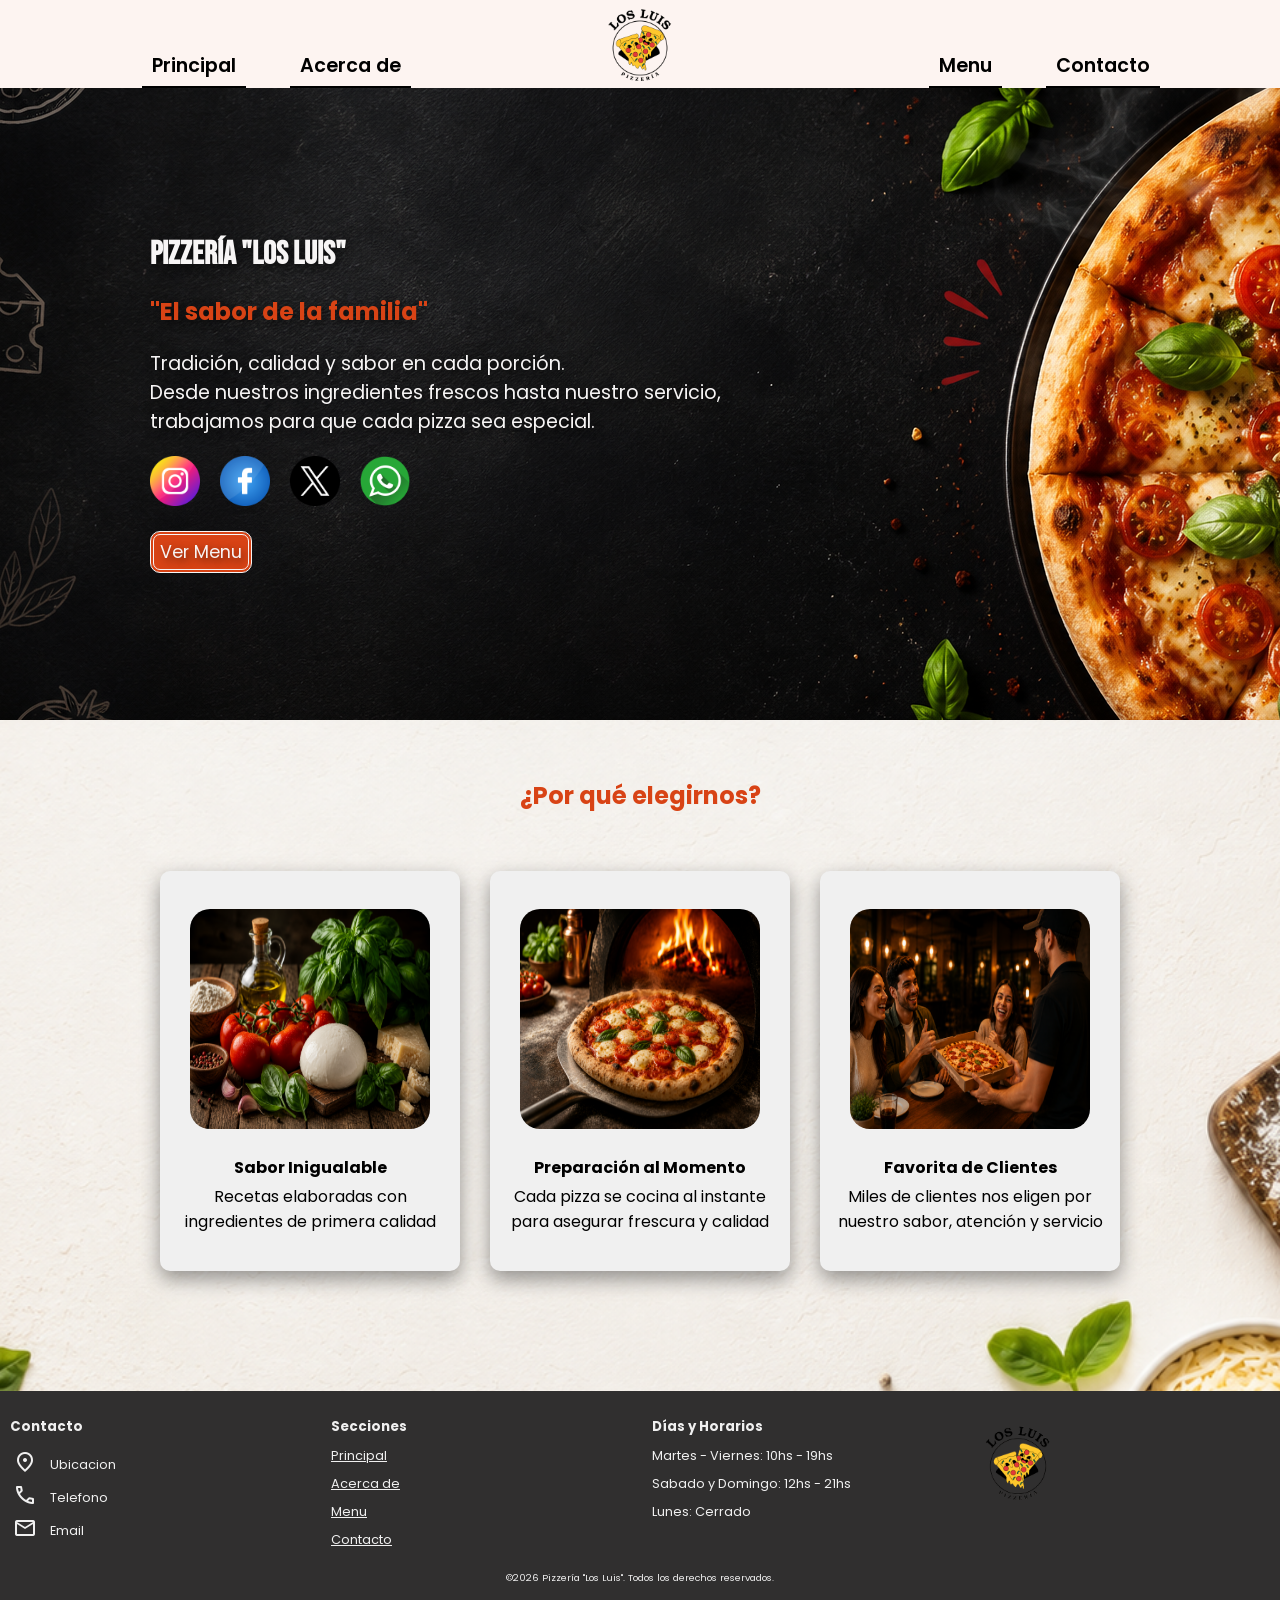
<file: index.html>
<!DOCTYPE html>
<html lang="en">
<head>
    <meta charset="UTF-8">
    <meta name="viewport" content="width=device-width, initial-scale=1.0">
    <link rel="stylesheet" href="CSS/principal.css">
    <link rel="stylesheet" href="https://fonts.googleapis.com/css2?family=Bebas+Neue&family=Poppins:wght@300;400;500;600;700&display=swap">
    <link rel="stylesheet" href="https://fonts.googleapis.com/css2?family=Material+Symbols+Outlined"/>
    <title>Principal</title>
</head>
<body>  
<header>
    <!--
    MODELO DE MENUHAMBURGUESA

    <nav>
      
       The collapsable menu 
      <ul>
        <li><a href="https://mastodon.social/@threkk">Mastodon</a></li>
        <li><a href="https://twitter.com/threkk">Twitter</a></li>
        <li><a href="https://github.com/threkk">Github</a></li>
      </ul>
    </nav>
    -->
    <input type="checkbox" id="valido">
      <label class="btnBurger" for="valido"><img src="contenido/menu-burger.png" class="imgMenu"></label>
      <label class="elementLogo" for="valido"><img class="imgLogo" src="contenido/logoLosLuis.png"></label>
    <div class="divTotal">
        <div class="divTotalIntern">
            <div class="divSec">
        <ul>
            <li><a href="index.html">Principal</a></li>
            <li><a href="about.html">Acerca de</a></li>
        </ul>
    </div>
    <div class="divSec2">
        <img class="imgLogo" src="contenido/logoLosLuis.png">
    </div>
    <div class="divSec3">
        <ul>
            <li><a href="menu.html">Menu</a></li>
            <li><a href="contact.html">Contacto</a></li>
        </ul>
    </div>
        </div>
        
    </div>

    
</header>
<main>
    <div class="divIndex">
        <div class="divPrincipal">
        <h1>Pizzería "Los Luis"</h1>
        <h2>"El sabor de la familia"</h2>
        <p>Tradición, calidad y sabor en cada porción.
            <br>
            Desde nuestros ingredientes frescos hasta nuestro servicio,
            trabajamos para que cada pizza sea especial.
        </p>
        <div class="divPrincipalIntern">
            <a href="index.html"><img src="contenido/instagram.png"></a>
            <a href="index.html"><img src="contenido/facebook.png"></a>
            <a href="index.html"><img src="contenido/twitter.png"></a>
            <a href="index.html"><img src="contenido/whatsappIco.png"></a>
        </div>
        <a class="btnMenu" href="menu.html">Ver Menu</a>
    </div>
    </div>
    <br>
    <h2>¿Por qué elegirnos?</h2>
    <br>
    <div class="divCaract">
        <div class="divCaractIntern">
            <img src="contenido/caract1.png">
            <br>
            <h3>Sabor Inigualable</h3>
            <p>Recetas elaboradas con ingredientes de primera calidad</p>
        </div>
        <div class="divCaractIntern">
            <img src="contenido/caract2.png">
            <br>
            <h3>Preparación al Momento</h3>
            <p>Cada pizza se cocina al instante para asegurar frescura y calidad</p>
        </div>
        <div class="divCaractIntern">
            <img src="contenido/caract3.png">
            <br>
            <h3>Favorita de Clientes</h3>
            <p>Miles de clientes nos eligen por nuestro sabor, atención y servicio</p>
        </div>
    </div>

    <div class="divFinal">
        <div class="divFinalBlocks">
            <div class="divFinalIntern">
            <h5>Contacto</h5>
        <table>
            <tr>
                <td style="padding-right: 10px;"><span class="material-symbols-outlined">location_on</span></td>
                <td>Ubicacion</td>
            </tr>
            <tr>
                <td><span class="material-symbols-outlined">call</span></td>
                <td>Telefono</td>
            </tr>
            <tr>
                <td><span class="material-symbols-outlined">mail</span></td>
                <td>Email</td>
            </tr>
        </table>    
        </div>
        <div class="divFinalIntern">
        <h5>Secciones</h5>
            <a href="index.html">Principal</a>
            <a href="about.html">Acerca de</a>
            <a href="menu.html">Menu</a>
            <a href="contact.html">Contacto</a>
        </div>
        <div class="divFinalIntern">
        <h5>Días y Horarios</h5>
        <p>Martes - Viernes: 10hs -  19hs</p>
        <p>Sabado y Domingo: 12hs - 21hs</p>
        <p>Lunes: Cerrado</p>    
        </div>
        <div class="divFinalIntern">
        <img src="contenido/logoLosLuis.png">    
        </div>
        
    </div>
    <p id="descript">©2026 Pizzería "Los Luis". Todos los derechos reservados.</p>
        </div>
        
</main>

</body>



</html>
</file>
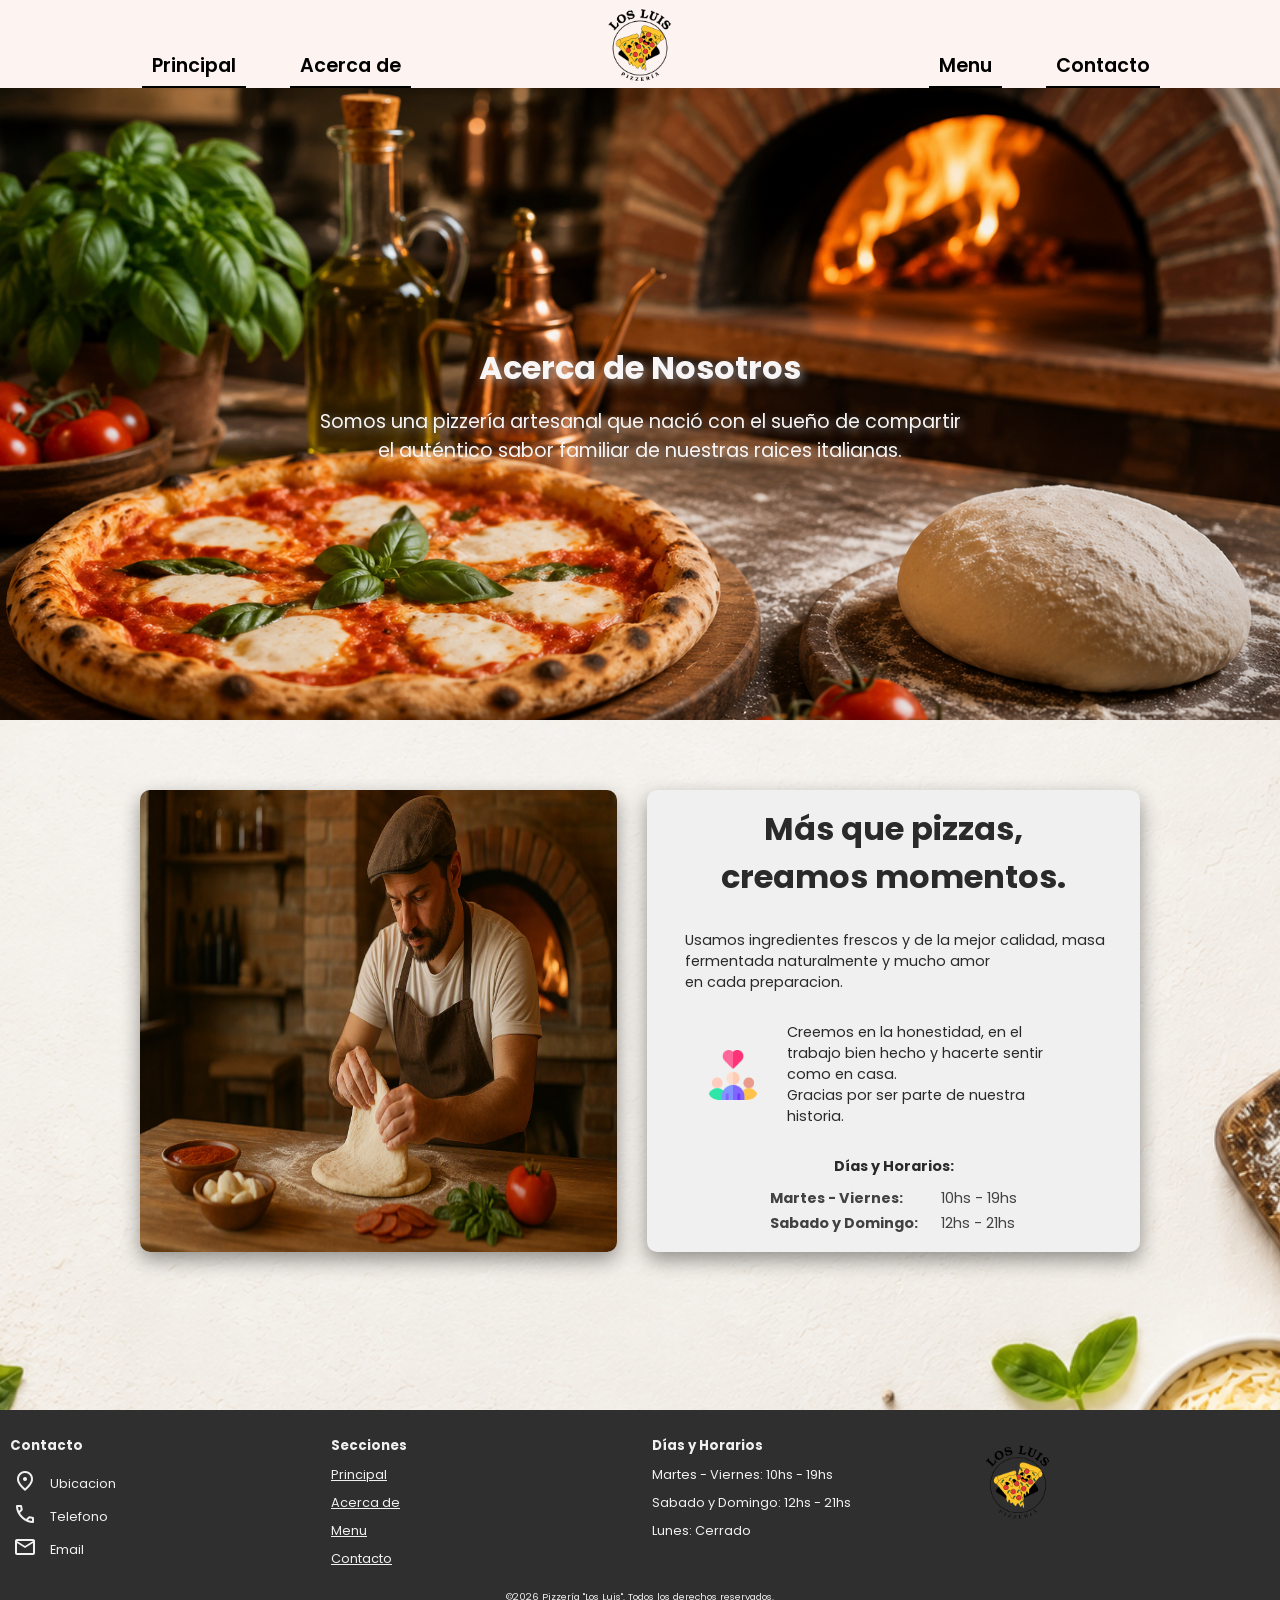
<file: about.html>
<!DOCTYPE html>
<html lang="en">
<head>
    <meta charset="UTF-8">
    <meta name="viewport" content="width=device-width, initial-scale=1.0">
    <link rel="stylesheet" href="CSS/principal.css">
    <link rel="stylesheet" href="CSS/about.css">
    <link rel="stylesheet" href="https://fonts.googleapis.com/css2?family=Bebas+Neue&family=Poppins:wght@300;400;500;600;700&display=swap">
    <link rel="stylesheet" href="https://fonts.googleapis.com/css2?family=Material+Symbols+Outlined"/>
    <title>Acerca de</title>
</head>
<body>
<header>
    <input type="checkbox" id="valido">
      <label class="btnBurger" for="valido"><img src="contenido/menu-burger.png" class="imgMenu"></label>
      <label class="elementLogo" for="valido"><img class="imgLogo" src="contenido/logoLosLuis.png"></label>
    <div class="divTotal"> 
        <div class="divTotalIntern">
            <div class="divSec">
        <ul>
            <li><a href="index.html">Principal</a></li>
            <li><a href="about.html">Acerca de</a></li>
        </ul>
    </div>
    <div class="divSec2"> 
        <img class="imgLogo" src="contenido/logoLosLuis.png">
    </div>
    <div class="divSec3">
        <ul>
            <li><a href="menu.html">Menu</a></li>
            <li><a href="contact.html">Contacto</a></li>
        </ul>
    </div>
        </div>
        
    </div>
</header>

<main>
<div class="divAbout">
<h1>Acerca de Nosotros</h1>
<p>Somos una pizzería artesanal que nació con el sueño de compartir<br>
    el auténtico sabor familiar de nuestras raices italianas.
</p>
</div>

<div class="divAboutGeneral">
    <div class="divAboutIntern" style="padding: 0;">
        <img src="contenido/proceso.png">
    </div>
    <div class="divAboutIntern">
        <h1>Más que pizzas,<br>creamos momentos.</h1>
        <br>
        <p>Usamos ingredientes frescos y de la mejor calidad,
        masa fermentada naturalmente y mucho amor<br> 
        en cada preparacion.
        </p>
        <br>
        <div class="divAboutIntegral">
            <img src="contenido/comunidad.png">
            <p>
                Creemos en la honestidad, en el trabajo
                bien hecho y hacerte sentir como en casa.<br>
                Gracias por ser parte de nuestra historia.
            </p>
        </div>
        <br>
        <div class="divHours">
        <h4>Días y Horarios:</h4>
        <table>
            <tr>
                <td style="font-weight: bold; padding-right: 20px;">Martes - Viernes:</td>
                <td>10hs - 19hs</td>
            </tr>
            <tr>
                <td style="font-weight: bold; padding-right: 20px;">Sabado y Domingo:</td>
                <td>12hs - 21hs</td>
            </tr>
        </table>

        </div>
        
    </div>
</div>
<br> 
<div class="divFinal">
        <div class="divFinalBlocks">
            <div class="divFinalIntern">
            <h5>Contacto</h5>
        <table>
            <tr>
                <td style="padding-right: 10px;"><span class="material-symbols-outlined">location_on</span></td>
                <td>Ubicacion</td>
            </tr>
            <tr>
                <td><span class="material-symbols-outlined">call</span></td>
                <td>Telefono</td>
            </tr>
            <tr>
                <td><span class="material-symbols-outlined">mail</span></td>
                <td>Email</td>
            </tr>
        </table>    
        </div>
        <div class="divFinalIntern">
        <h5>Secciones</h5>
            <a href="index.html">Principal</a>
            <a href="about.html">Acerca de</a>
            <a href="menu.html">Menu</a>
            <a href="contact.html">Contacto</a> 
        </div>
        <div class="divFinalIntern">
        <h5>Días y Horarios</h5>
        <p>Martes - Viernes: 10hs -  19hs</p>
        <p>Sabado y Domingo: 12hs - 21hs</p>
        <p>Lunes: Cerrado</p>    
        </div>
        <div class="divFinalIntern">
        <img src="contenido/logoLosLuis.png">    
        </div>
        
    </div>
    <p id="descript">©2026 Pizzería "Los Luis". Todos los derechos reservados.</p>
        </div>

</main>
</body>

</html>
</file>
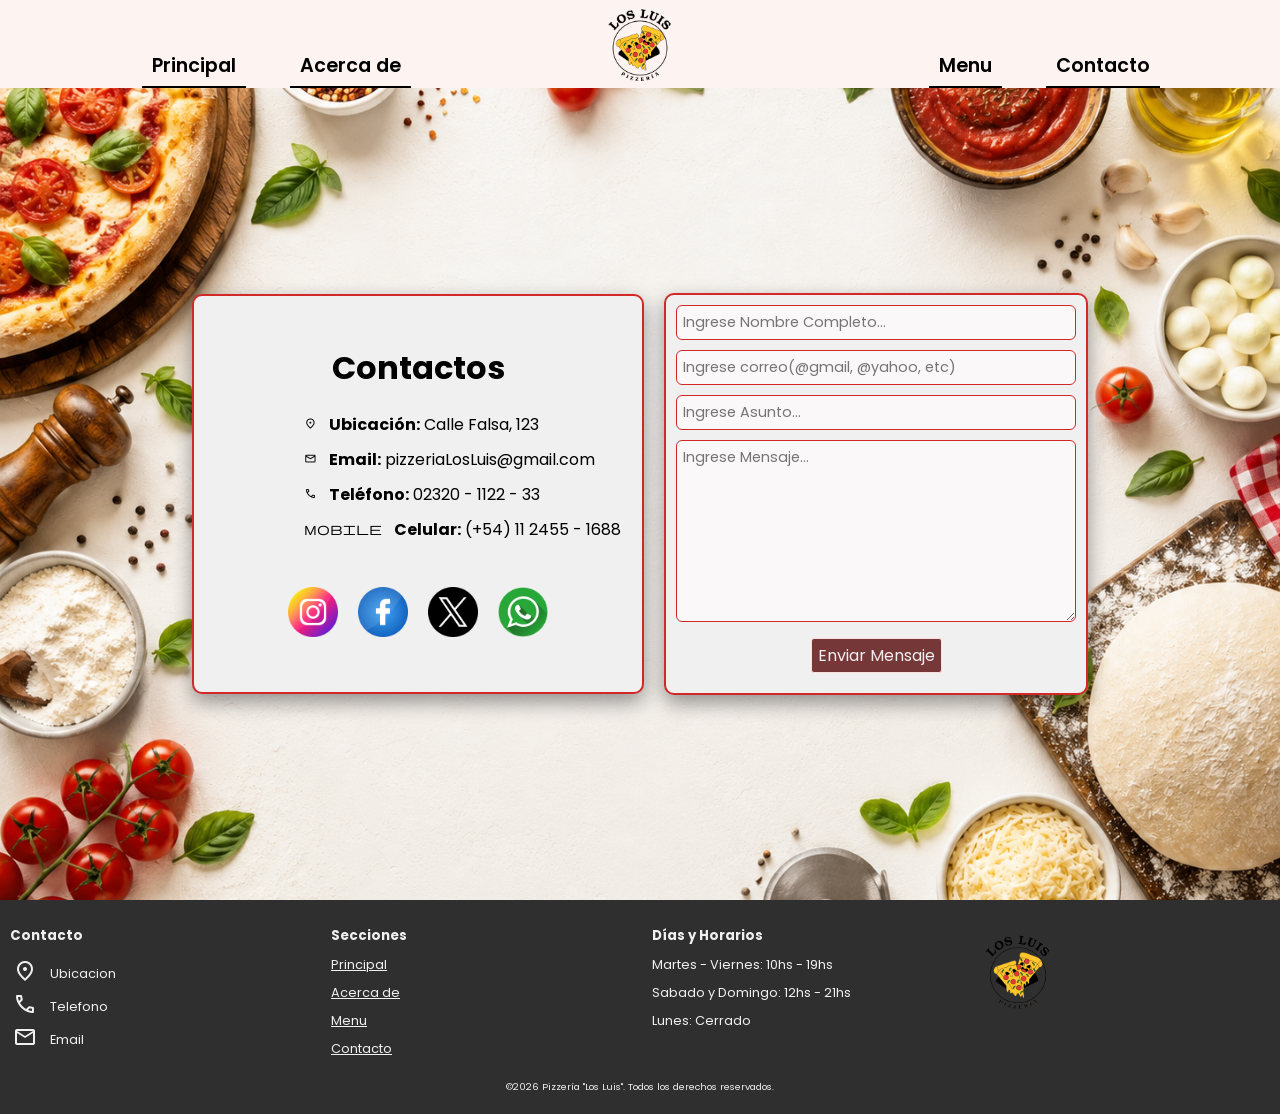
<file: contact.html>
<!DOCTYPE html>
<html lang="en">
<head>
    <meta charset="UTF-8">
    <meta name="viewport" content="width=device-width, initial-scale=1.0">
    <link rel="stylesheet" href="CSS/principal.css">
    <link rel="stylesheet" href="CSS/contact.css">
    <link rel="stylesheet" href="https://fonts.googleapis.com/css2?family=Bebas+Neue&family=Poppins:wght@300;400;500;600;700&display=swap">
    <link rel="stylesheet" href="https://fonts.googleapis.com/css2?family=Material+Symbols+Outlined"/>
</head>
<body>
<header>
    <input type="checkbox" id="valido">
      <label class="btnBurger" for="valido"><img src="contenido/menu-burger.png" class="imgMenu"></label>
      <label class="elementLogo" for="valido"><img class="imgLogo" src="contenido/logoLosLuis.png"></label>
    <div class="divTotal"> 
        <div class="divTotalIntern">
            <div class="divSec">
        <ul>
            <li><a href="index.html">Principal</a></li>
            <li><a href="about.html">Acerca de</a></li>
        </ul>
    </div>
    <div class="divSec2">
        <img class="imgLogo" src="contenido/logoLosLuis.png">
    </div>
    <div class="divSec3">
        <ul>
            <li><a href="menu.html">Menu</a></li>
            <li><a href="contact.html">Contacto</a></li>
        </ul>
    </div>
        </div>
        
    </div>  
</header>
<main>
    <div class="divContact">
        <div class="divContactIntern">
            <h1>Contactos</h1>
          <p>
            <span class="material-symbols-outlined">location_on</span>
            &nbsp; <b>Ubicación:</b> Calle Falsa, 123
          </p>
          <p>
            <span class="material-symbols-outlined">mail</span>
            &nbsp; <b>Email:</b> pizzeriaLosLuis@gmail.com
          </p>
          <p>
            <span class="material-symbols-outlined">call</span>
            &nbsp; <b>Teléfono:</b> 02320 - 1122 - 33
          </p>
          <p>
            <span class="material-symbols-outlined">mobile</span>
            &nbsp; <b>Celular:</b> (+54) 11 2455 - 1688
          </p>
          <br>
          <div class="divRedes">
            <a href="index.html"><img src="contenido/instagram.png"></a>
            <a href="index.html"><img src="contenido/facebook.png"></a>
            <a href="index.html"><img src="contenido/twitter.png"></a>
            <a href="index.html"><img src="contenido/whatsappIco.png"></a>
          </div>
        </div>
                 <form id="formContact" action="https://formspree.io/f/mbdzdaeo" method="post">
            <div class="divContactIntern">
                <input class="txtGeneral" name="nombre" type="text" minlength="3" maxlength="30" placeholder="Ingrese Nombre Completo..." required>
            <input class="txtGeneral" name="email" type="email" minlength="10" maxlength="40" placeholder="Ingrese correo(@gmail, @yahoo, etc)" required>
            <input class="txtGeneral" name="asunto" type="text" minlength="3" maxlength="30" placeholder="Ingrese Asunto..." required>
            <textarea class="txtGeneral" name="mensaje" minlength="20" maxlength="400" rows="8" cols="10" placeholder="Ingrese Mensaje..." required></textarea>
            <input type="submit" class="buttonSend" value="Enviar Mensaje">
            <p id="estadoForm"></p>
        </div>
    </form>
        <script src="javascript/contact.js"></script>
    </div>
</main>

<div class="divFinal">
        <div class="divFinalBlocks">
            <div class="divFinalIntern">
            <h5>Contacto</h5>
        <table>
            <tr>
                <td style="padding-right: 10px;"><span class="material-symbols-outlined">location_on</span></td>
                <td>Ubicacion</td>
            </tr>
            <tr>
                <td><span class="material-symbols-outlined">call</span></td>
                <td>Telefono</td>
            </tr>
            <tr>
                <td><span class="material-symbols-outlined">mail</span></td>
                <td>Email</td>
            </tr>
        </table>    
        </div>
        <div class="divFinalIntern"> 
        <h5>Secciones</h5>
            <a href="index.html">Principal</a>
            <a href="about.html">Acerca de</a>
            <a href="menu.html">Menu</a>
            <a href="contact.html">Contacto</a>
        </div>
        <div class="divFinalIntern">
        <h5>Días y Horarios</h5>
        <p>Martes - Viernes: 10hs -  19hs</p>
        <p>Sabado y Domingo: 12hs - 21hs</p>
        <p>Lunes: Cerrado</p>    
        </div>
        <div class="divFinalIntern">
        <img src="contenido/logoLosLuis.png">    
        </div>
        
    </div>
    <p id="descript">©2026 Pizzería "Los Luis". Todos los derechos reservados.</p>
        </div>

</body>

</html>
</file>
<file: CSS/principal.css>
*{
    margin:0;
    box-sizing: border-box;
}



header{
    width:100%;
    min-height:88px;
    z-index: 1000;
    background-color: #f7f5f5;
}

.divSec{
    align-self: flex-end;
    min-height:88px;
    width: 100%;
    display: flex;
    justify-content: center;
    align-items:flex-end;
}

.divSec ul{
    list-style:none;
}

.divSec ul li{
text-align: center;
display: inline-block;
margin-left: 20px;
margin-right: 20px;
}

.divSec ul li a{
    text-decoration-line: none;
    display: block;
    padding: 6px 10px 6px 10px;
    border-top-left-radius: 6px;
    border-top-right-radius: 6px;
    text-decoration-line: none;
    font-family: 'Poppins', sans-serif;
    font-size:1.2rem;
    font-weight: 600;
    color:black;
    border-bottom-color: black;
    border-bottom-style:solid;
    border-bottom-width:2px;
    transition-duration: 0.3s ease all;
}

.divSec ul li a:hover{
background-color: black;
border-bottom-color:#f7f5f5;
color:#f7f5f5;
}


.divSec2{
    width: 50%;
    display: flex;
    justify-content: center;
    align-items: center;
}
.divSec3{
    width: 100%;
    min-height: 88px;
    display: flex;
    justify-content: center;
    align-items: flex-end;
}

.divSec3 ul{
    list-style:none;
}

.divSec3 ul li{
text-align: center;
display: inline-block;
margin-left: 20px;
margin-right: 20px;
}

.divSec3 ul li a{
    display: block;
    padding: 6px 10px 6px 10px;
    border-top-left-radius: 6px;
    border-top-right-radius: 6px;
    text-decoration-line: none;
    font-family: 'Poppins', sans-serif;
    font-size:1.2rem;
    font-weight: 600;
    color:black;
    border-bottom-color: black;
    border-bottom-style:solid;
    border-bottom-width:2px;
    transition-duration: 0.3s ease all;
}

.divSec3 ul li a:hover{
background-color: black;
border-bottom-color:#f7f5f5;
color:#f7f5f5;
}


.imgLogo{
width: 88px;
height: 88px;
}

.divPrincipal{
    width: 600px;
    min-height: 400px;
    margin-left: 150px;
    display: flex;
    flex-direction: column;
    gap:20px;
    justify-content: center;
    align-items: flex-start;
    font-family: 'Bebas Neue', sans-serif;
    color:#f7f5f5;
    text-shadow: 3px 3px 10px rgba(0, 0, 0, 0.6);
}

.divPrincipal p{
    font-size: 1.2rem;
    font-family: 'Poppins', sans-serif;
}

.btnMenu{
    text-decoration: none;
    font-size: 1.1rem;
    font-family: 'Poppins', sans-serif;
    background-color: #D84315;
    color:#f7f5f5;
    padding: 4px 6px 4px 6px;
    border-style: double;
    border-width: 4px;
    border-color: #f7f5f5;
    border-radius: 10px;
    transition-duration: 0.3s;
}

.btnMenu:hover{
    background-color: #f7f5f5;
    border-color: #D84315;
    color:#D84315;
}

.divPrincipalIntern{  
    display: flex;
    flex-direction: row;
    gap:20px;
    justify-content: center;
    align-items: center;
}

.divPrincipalIntern a{
    transition-duration: 0.3s ease all;
}

.divPrincipalIntern a:hover{
    transform: scale(1.1);
}

.divPrincipalIntern img{
    width:50px;
    height: 50px;
}


main{
    background-image: url(Fondos/fondoGeneral.png);
    background-repeat: no-repeat;
    background-position: center;
    background-size: cover;
    min-height: calc(100vh - 88px);
    display: flex;
    justify-content: center;
    align-items: center;
    flex-direction: column;
    gap:20px;
}

h2{
color:#D84315;
font-family: 'Poppins', sans-serif;
}

.divIndex{
    width: 100%;
    min-height: calc(80vh - 88px);
    background-image: url(Fondos/fondoPrincipal.png);
    background-repeat: no-repeat;
    background-position: center;
    display: flex;
    justify-content: flex-start;
    align-items: center;
}

.divCaract{
    display: flex;
    flex-direction: row;
    gap:30px;
    width: 1000px;
    min-height: 400px;
    justify-content: center;
    align-items: center;
    margin-bottom: 100px;
}

.divCaractIntern{
    background-color:#f0f0f0;
    border-radius: 10px;
    display: flex;
    flex-direction: column;
    gap:4px;
    width:300px;
    min-height: 400px;
    padding: 10px;
    justify-content: center;
    align-items: center;
    text-align: center;
    box-shadow: 0 8px 20px rgba(0, 0, 0, 0.40);
}

.divCaractIntern img{
    width: 240px;
    height: 220px;
    border-radius: 20px;
}

.divCaractIntern p{
    font-family: 'Poppins', sans-serif;
    font-size: 1rem;
}

.divCaractIntern h3{
    font-family: 'Poppins', sans-serif;
    font-size: 1rem;
}

.divFinal{
    width:100%;
    background-color: rgb(48, 47, 47);
    min-height: 200px;
    display: flex;
    flex-direction: column;
    justify-content: center;
    align-items: center;
    gap:10px;
    font-family: 'Poppins', sans-serif;
    color: #f0f0f0;
}

.divFinalBlocks{
    width:100%;
    min-height: 140px;
    display: flex;
    flex-direction: row;
    justify-content: center;
    align-items: flex-start;
    margin-top: 20px;
    margin-bottom: 6px;
    gap:4px;
}


.divFinalIntern{
    display: flex;
    flex-direction: column;
    gap:10px;   
    width:100%;
    min-height: 100px;
    align-items: flex-start;
    justify-content: center;
    margin-left: 10px;
    font-family: 'Poppins',sans-serif;
    padding: 6px 0 6px 0;
}

.divFinalIntern a{
    font-size: 0.8rem;
    color:#f0f0f0;
}

.divFinalIntern p{
    font-size: 0.8rem;
}

.divFinalIntern table{
    font-size: 0.8rem;
}

.divFinalIntern img{
    width:90px;
    height:90px;
}

#descript{
font-size: 0.6rem;
margin-bottom: 20px;
}

.divTotal{
  background-color: #fdf4f1;
display: flex;
width:100%;
min-height: 88px;
    flex-direction: row;
    justify-content: center;
    align-items: center;
}

.divTotalIntern{
    display: flex;
width:100%;
min-height: 88px;
    flex-direction: row;
    justify-content: center;
    align-items: center;
}


.btnBurger{
    display: none;
}

header input[type="checkbox"]{
        display: none;
    }


.elementLogo{
    display: none;
}

@media (max-width:768px){
   header  input[type="checkbox"]:not(:checked) ~ .divTotal {
        transform: translateX(-200%);
      }

   header input[type="checkbox"]:checked ~ .divTotal {
        transform: translateX(0%);
      }

    header input[type="checkbox"]:not(:checked) ~ .btnBurger{
        position: relative;
    }

    header input[type="checkbox"]:checked ~ .btnBurger{
     transform: translateX(250%) rotate(180deg);   
     border-color:#fd7e08;
    background-color: #ffc58e;
    }

      header input[type="checkbox"]{
        display:none;
    }

    header{
        display: flex;
        flex-direction: row;
        justify-content: flex-start;
        align-items: center;
    }

      .btnBurger{
        border-style: solid;
        border-color:#D84315;
        border-width: 1px;
        border-radius: 6px;
        width: 44px;
        height: 44px;
        margin-left: 20px;
        background-color: #fcd8cd;
        display: block;
        position: fixed;
        padding: 0.5em;
  z-index: 9999;
  transition: 0.3s;
}




    .divSec ul li a{
        font-size: 0.5rem;
    }

    .divTotal{
        position: fixed;
        width: 54%;
        height: 60%;
        flex-direction: column;
        justify-content: flex-start;
        gap:10px;
        align-items: center;
        z-index: 1000;
        top:0;
        left:0;
        right:0;
        bottom: 0;
    }

    .divTotalIntern{
        margin-top: 40%;
        display: flex;
        width:100%;
    height: 60%;
    flex-direction: column;
    justify-content: center;
    align-items: center;
}

    .divSec{
    align-self: center;
    min-height:15%;
    gap:0;
    display: flex;
    justify-content: center;
    align-items:center;
}

.divSec ul{
    width: 100%;
    list-style:none;
    display: block;
    padding: 0;
    margin: 0;
}

.divSec ul li{
text-align: center;
padding: 0;
width:100%;
margin-bottom: 10px;
margin-top: 10px;
margin-left: 0;
margin-right: 0;
}

.divSec ul li a{
    box-sizing: border-box; /* SIRVE PARA EVITAR DESBORDE */
    display: block;
    padding: 8px 10px 8px 10px;
    border-top-left-radius: 0;
    border-top-right-radius: 0;
    font-size:1rem;
}



.divSec2{
    display: none;
}
.divSec3{
    width: 100%;
    min-height: 15%;
    display: flex;
    justify-content: center;
    align-items: center;
}

.divSec3 ul{
    width:100%;
    list-style:none;
    display: block;
    padding: 0;
    margin:0;
}

.divSec3 ul li{
text-align: center;
margin-left: 0;
margin-top: 10px;
margin-bottom: 10px;
width: 100%;
margin-right: 0;
}

.divSec3 ul li a{
    box-sizing: border-box;
    display: block;
    padding: 8px 10px 8px 10px;
    border-top-left-radius: 0;
    border-top-right-radius: 0;
    font-size:1rem;
}

.elementLogo{
    width: 60px;
    height: 60px;
    position: absolute;
    left:70%;
    background-color: #f7f5f5;
    display: block;
}

.imgLogo{
width: 60px;
height: 60px;
}


/** COSAS A MODIFICAR **/
.imgMenu{
    width:26px;
    height: 26px;
}

.divPrincipal{
    width: 70%;
    min-height: 80%;
    margin-left: 4%;
}


.divPrincipal p{
    font-size: 0.8rem;
}

/** COSAS A MODIFICAR **/
/** ELIMINAR ELEMENTOS CSS QUE YA EXISTEN CON ANTERIORIDAD **/
.btnMenu{
    text-decoration: none;
    font-size: 1rem;
    
    padding: 4px 6px 4px 6px;
}


.divPrincipalIntern{  
    display: flex;
    flex-direction: row;
    gap:20px;
    justify-content: center;
    align-items: center;
}




.divPrincipalIntern img{
    width:40px;
    height: 40px;
}
/** NUEVO A MODIFICAR **/
main{
    background-image: url(Fondos/fondoGeneral.png);
    background-repeat: no-repeat;
    background-position: center;
    background-size: cover;
    min-height: calc(100vh - 88px);
    display: flex;
    justify-content: center;
    align-items: center;
    flex-direction: column;
    gap:20px;
}

h2{
color:#D84315;
font-family: 'Poppins', sans-serif;
}

.divIndex{
    width: 100%;
    min-height: calc(80vh - 88px);
    background-image: url(Fondos/fondoPrincipal.png);
    background-repeat: no-repeat;
    background-size: cover;
    background-position: center;
    display: flex;
    justify-content: flex-start;
    align-items: center;
}

.divCaract{
    display: flex;
    flex-direction: column;
    gap:30px;
    width: 90%;
    justify-content: center;
    align-items: center;
    margin-bottom: 100px;
}

.divCaractIntern{
    background-color:#f0f0f0;
    border-radius: 10px;
    display: flex;
    flex-direction: column;
    gap:4px;
    width:80%;
    padding: 10px;
    justify-content: center;
    align-items: center;
    text-align: center;
    box-shadow: 0 8px 20px rgba(0, 0, 0, 0.40);
}

.divCaractIntern img{
    width: 80%;
    height:210px;
    border-radius: 20px; 
}

.divCaractIntern p{
    font-family: 'Poppins', sans-serif;
    font-size: 0.9rem;
}

.divCaractIntern h3{
    font-family: 'Poppins', sans-serif;
    font-size: 0.9rem;
}


.divFinalIntern a{
    font-size: 0.7rem;
    color:#f0f0f0;
}

.divFinalIntern p{
    font-size: 0.7rem;
}

.divFinalIntern table, .divFinalIntern span{
    font-size: 0.7rem;
}

.divFinalIntern img{
    width:90px;
    height:90px;
}

#descript{
font-size: 0.6rem;
margin-bottom: 20px;
}

}
</file>
<file: CSS/about.css>
.divAbout{
    width: 100%;
    min-height: calc(80vh - 88px);
    background-image: url(Fondos/about.png);
    background-repeat: no-repeat;
    background-position: center;
    background-size: cover;
    display: flex;
    flex-direction: column;
    justify-content: center;
    align-items: center;
    font-family: 'Poppins', sans-serif;
    gap:15px;
    color:#f7f5f5;
    text-shadow: 3px 3px 10px rgba(211, 211, 211, 0.6);
}

.divAbout h2{
    color: #f7f5f5;
}

.divAbout p{
    font-size: 1.2rem;
    text-align: center;
}

main{
    gap:70px;
}

.divAboutGeneral{
    display: flex;
    flex-direction: row;
    gap:30px;
    width: 1000px;
    min-height: 450px;
    font-family: 'Poppins', sans-serif;
}

.divAboutIntern{
    display: flex;
    flex-direction: column;
    gap:2px;
    background-color: #f0f0f0; 
    width: 100%;
    min-height: 400px;
    padding:15px;
    justify-content: center;
    align-items: center;
    text-align: center;
    font-family: 'Poppins', sans-serif;
    color:#2A2A2A;
    border-radius: 10px;
    box-shadow: 0 8px 20px rgba(0, 0, 0, 0.40);
}

.divAboutIntern p{
    margin-left: 5%;
    text-align: left;
    font-size: 0.9rem;
}

.divAboutIntern img{
    width: 100%;
    height: 100%;
    border-radius: 10px;
}

.divAboutIntegral{
    display: flex;
    flex-direction: row;
    gap:10px;
    justify-content: center;
    align-items: center;
    width:80%;
}

.divAboutIntegral img{
    width:50px;
    height: 50px;
}

.divHours{
    display: flex;
    text-align: left;
    flex-direction: column;
    gap:8px;
    font-size: 0.9rem;
}

.divHours table tr td{
    color:#424242;
}

.divHours h4{
    text-align: center;
}

@media (max-width:768px){
 .divAbout p{
    font-size: 1.1rem;
    text-align: left;
    padding: 20px;
 }   

 .divAbout h2{
    font-size: 0.9rem;
 }


 


main{
    gap:70px;
}

.divAboutGeneral{
    flex-direction: column;
    gap:40px;
    width: 90%; 
}

.divAboutIntern{ 
    width: 100%;
    min-height: 100%;
    padding: 20px;
}

.divAboutIntern p{
    margin-left: 0;
    text-align: left;
    font-size: 0.9rem;
}

.divAboutIntern h1{
    font-size: 1.5rem;
}

.divAboutIntern img{
    display:block;
    width: 100%;
    height:300px;
    border-radius: 10px;
}


.divAboutIntegral{
    flex-direction: row;
    gap:20px;
    width:100%;
}

.divAboutIntegral img{
    width:50px;
    height: 50px;
}

.divHours{
    display: flex;
    text-align: left;
    flex-direction: column;
    gap:8px;
    font-size: 0.9rem;
}



}
</file>
<file: CSS/contact.css>
.divContact{
    width:70%;
    min-height: 400px;
    display: flex;
    gap:20px;
    flex-direction: row;
    justify-content: center;
    align-items: center;
}

.divContactIntern{
    border-style: solid;
    border-color: rgb(211, 40, 40);
    border-width: 2px;
    background-color: #f0f0f0;
    width: 100%;
    min-height: 400px;
    gap:10px;
    display: flex;
    flex-direction: column;
    justify-content: center;
    align-items: center;
    font-family: 'Poppins', sans-serif;
    border-radius: 10px;
    box-shadow: 0 8px 20px rgba(0, 0, 0, 0.40);
    padding: 10px;
}

.divContactIntern p{
    align-self: flex-start;
    margin-left: 100px;
}

.divContactIntern img{
    width: 50px;
    height: 50px;
}

.divContactIntern a{
transition-duration: 0.3s ease all;
}

.divContactIntern a:hover{
    transform: scale(1.1);
}


.divContactIntern h1{
    margin-bottom: 10px;
}


.divContactIntern span{
    font-size: 0.8rem;
}

.divRedes{
    display: flex;
    flex-direction: row;
    gap:20px;
    justify-content: center;
    align-items: center;
}

.txtGeneral{
    /* #f0f0f0 */
    background-color: #faf8f8;
    width:400px;
    font-family:'Poppins', sans-serif;
    font-size:0.9rem;
    border-radius: 6px;
    border-style:solid;
    border-color: rgb(211, 40, 40);
    border-width: 1px;
    padding: 6px;
    transition-duration: 0.3s ease all;
}

.txtGeneral:hover{
    background-color: #f0f0f0;
}

.txtGeneral:focus{
    background-color: #f0f0f0;
}

.divContactIntern .buttonSend{
    cursor: pointer;
    margin-top: 6px;
    background-color: #753737;
    color:#f0f0f0;
    font-family: 'Poppins', sans-serif;
    font-size: 1rem;
    border-style: solid;
    border-color: #fddfdf;
    border-width: 1px;
    border-radius: 3px;
    padding: 4px 6px 4px 6px;
    transition-duration: 0.3s;
}

.divContactIntern .buttonSend:hover{
    transform: scale(1.05);
    border-color: #753737;
    background-color: #f0f0f0;
    color:#753737;
}


@media (max-width:768px){
 .divContact{
    width:100%;
    min-height: 400px;
    margin-top: 10%;
    margin-bottom: 10%;
    display: flex;
    gap:40px;
    flex-direction: column;
    justify-content: center;
    align-items: center;
}


.divContactIntern{
    border-style: solid;
    border-color: rgb(211, 40, 40);
    border-width: 2px;
    background-color: #f0f0f0;
    width: 90%;
    min-height: 400px;
    gap:10px;
    display: flex;
    flex-direction: column;
    justify-content: center;
    align-items: center;
    font-family: 'Poppins', sans-serif;
    border-radius: 10px;
    box-shadow: 0 8px 20px rgba(0, 0, 0, 0.40);
    padding: 6px;
}

.divContactIntern p{
    align-self: flex-start;
    margin-left: 10%;
}

.divContactIntern img{
    width: 40px;
    height: 40px;
}

.divContactIntern a{
transition-duration: 0.3s ease all;
}

.divContactIntern a:hover{
    transform: scale(1.1);
}


.divContactIntern h1{
    margin-bottom: 10px;
}


.divContactIntern span{
    font-size: 0.8rem;
}

.divRedes{
    display: flex;
    flex-direction: row;
    gap:20px;
    justify-content: center;
    align-items: center;
}

.txtGeneral{
    /* #f0f0f0 */ 
    background-color: #faf8f8;
    width:90%;
    font-family:'Poppins', sans-serif;
    font-size:0.9rem;
    border-radius: 6px;
    border-style:solid;
    border-color: rgb(211, 40, 40);
    border-width: 1px;
    padding: 6px;
    transition-duration: 0.3s ease all;
}

.txtGeneral:hover{
    background-color: #f0f0f0;
}

.txtGeneral:focus{
    background-color: #f0f0f0;
}

.divContactIntern .buttonSend{
    cursor: pointer;
    margin-top: 6px;
    background-color: #753737;
    color:#f0f0f0;
    font-family: 'Poppins', sans-serif;
    font-size: 0.8rem;
    border-style: solid;
    border-color: #fddfdf;
    border-width: 1px;
    border-radius: 3px;
    padding: 4px 6px 4px 6px;
    transition-duration: 0.3s;
}

.divContactIntern .buttonSend:hover{
    transform: scale(1.05);
    border-color: #753737;
    background-color: #f0f0f0;
    color:#753737;
}
    
#formContact{
    width: 100%;
    display: flex;
    justify-content: center;
    align-items: center;
}



}
</file>
